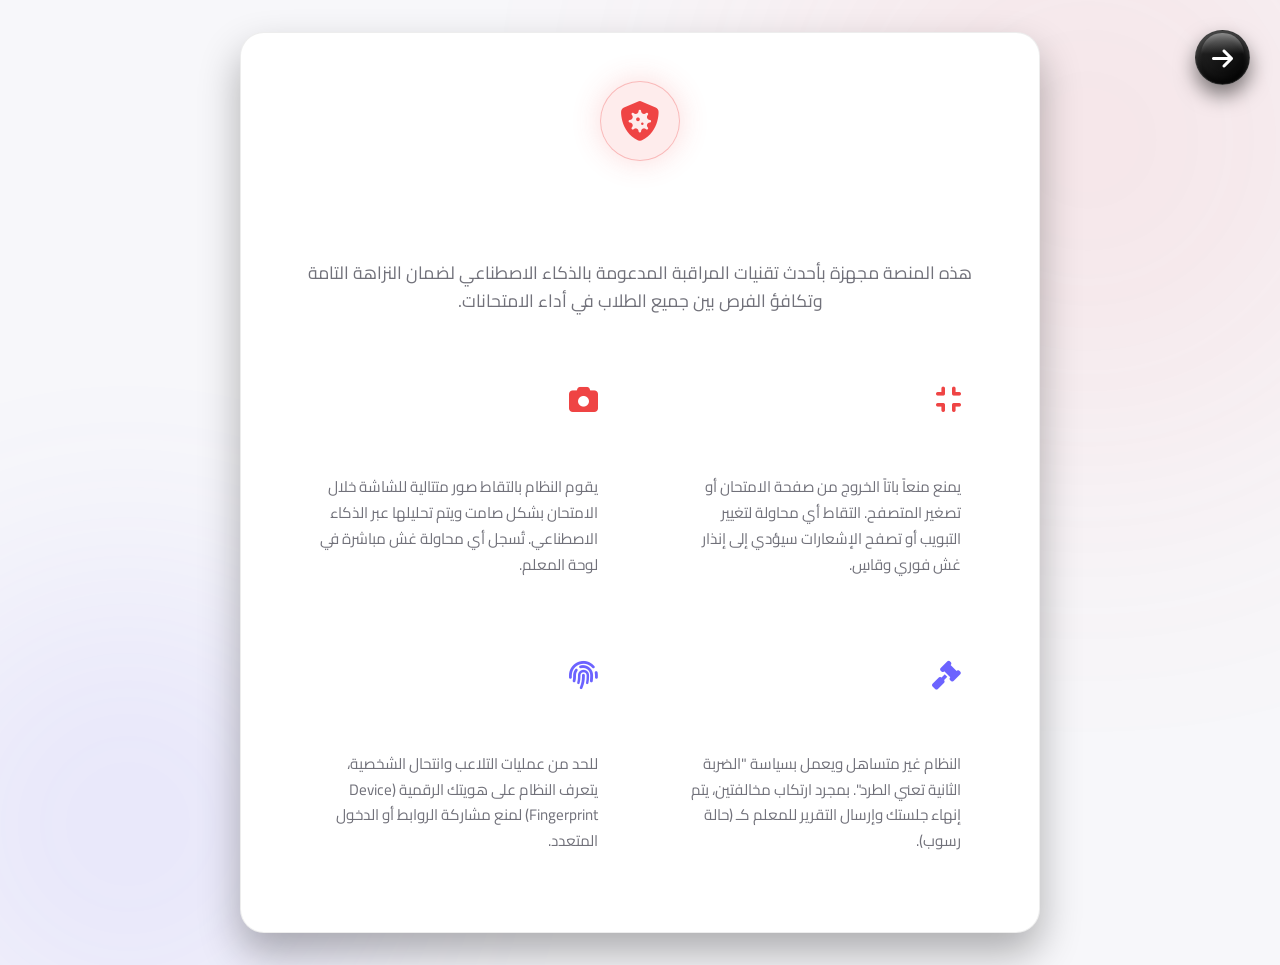
<file: policy.html>
<!DOCTYPE html>
<html lang="ar" dir="rtl">
<head>
    <meta charset="UTF-8">
    <meta name="viewport" content="width=device-width, initial-scale=1.0">
    <title>سياسات الأمان ومنع الغش | نظام الامتحانات الآمن</title>
    <!-- FontAwesome -->
    <link rel="stylesheet" href="https://cdnjs.cloudflare.com/ajax/libs/font-awesome/6.4.0/css/all.min.css">
    <!-- Google Fonts -->
    <link href="https://fonts.googleapis.com/css2?family=Cairo:wght@400;600;700;800;900&display=swap" rel="stylesheet">
    <!-- Main StyleSheet -->
    <link rel="stylesheet" href="css/style.css">
    
    <style>
        body {
            background-color: var(--bg);
            color: var(--text);
            min-height: 100vh;
            display: flex;
            align-items: center;
            justify-content: center;
            padding: 2rem;
            position: relative;
            overflow-x: hidden;
        }
        
        /* ──────────────── GLOSSY BLACK BACK BUTTON ──────────────── */
        .btn-glossy-back {
            position: absolute;
            top: 30px;
            right: 30px;
            width: 55px;
            height: 55px;
            border-radius: 50%;
            background: linear-gradient(135deg, #2a2a2a 0%, #000000 100%);
            border: 1px solid rgba(255, 255, 255, 0.15);
            color: #fff;
            display: flex;
            align-items: center;
            justify-content: center;
            font-size: 1.5rem;
            cursor: pointer;
            box-shadow: 
                0 10px 20px rgba(0,0,0,0.5),
                inset 0 4px 6px rgba(255,255,255,0.2),
                inset 0 -4px 6px rgba(0,0,0,0.6);
            transition: all 0.3s cubic-bezier(0.25, 1, 0.5, 1);
            text-decoration: none;
            z-index: 100;
        }
        
        .btn-glossy-back::before {
            content: '';
            position: absolute;
            top: 2px; left: 10%; width: 80%; height: 40%;
            background: linear-gradient(to bottom, rgba(255,255,255,0.4), transparent);
            border-radius: 50px 50px 0 0;
            pointer-events: none;
        }

        .btn-glossy-back:hover {
            transform: scale(1.1) translateY(-2px);
            box-shadow: 
                0 15px 25px rgba(0,0,0,0.6),
                inset 0 4px 6px rgba(255,255,255,0.3),
                inset 0 -4px 6px rgba(0,0,0,0.8);
            border-color: rgba(255, 255, 255, 0.3);
            color: var(--accent);
        }

        .btn-glossy-back:active {
            transform: scale(0.95) translateY(2px);
            box-shadow: 
                0 5px 10px rgba(0,0,0,0.4),
                inset 0 2px 4px rgba(0,0,0,0.8);
        }

        @media (max-width: 768px) {
            .btn-glossy-back { top: 20px; right: 20px; width: 45px; height: 45px; font-size: 1.2rem; }
            body { padding: 1rem; align-items: flex-start; padding-top: 6rem; }
        }

        /* ──────────────── POLICY CONTENT ──────────────── */
        .policy-container {
            background: var(--surface);
            border: 1px solid var(--border);
            border-radius: 24px;
            padding: 3rem;
            max-width: 800px;
            width: 100%;
            box-shadow: 0 20px 40px rgba(0,0,0,0.3);
            position: relative;
            z-index: 10;
            animation: modalIn 0.5s var(--ease);
        }

        .policy-icon {
            width: 80px; height: 80px;
            background: rgba(239, 68, 68, 0.1);
            color: var(--red);
            border-radius: 50%;
            display: flex; align-items: center; justify-content: center;
            font-size: 2.5rem;
            margin: 0 auto 1.5rem;
            border: 1px solid rgba(239, 68, 68, 0.3);
            box-shadow: 0 0 30px rgba(239, 68, 68, 0.2);
        }

        .policy-container h1 {
            text-align: center;
            font-size: 2.2rem;
            margin-bottom: 1rem;
            color: #fff;
            font-weight: 900;
        }

        .policy-container > p {
            text-align: center;
            color: var(--text-2);
            font-size: 1.1rem;
            margin-bottom: 2.5rem;
            line-height: 1.6;
        }

        .p-cards {
            display: grid;
            grid-template-columns: 1fr 1fr;
            gap: 1.5rem;
        }

        @media (max-width: 768px) {
            .p-cards { grid-template-columns: 1fr; }
            .policy-container { padding: 2rem 1.5rem; }
            .policy-container h1 { font-size: 1.8rem; }
        }

        .p-card {
            background: rgba(255,255,255,0.02);
            border: 1px solid rgba(255,255,255,0.05);
            padding: 1.8rem;
            border-radius: 16px;
            transition: transform 0.3s, background 0.3s;
        }

        .p-card:hover {
            transform: translateY(-5px);
            background: rgba(255,255,255,0.04);
            border-color: rgba(255,255,255,0.1);
        }

        .p-card i {
            font-size: 1.8rem;
            color: var(--accent);
            margin-bottom: 1rem;
            display: block;
        }
        
        .p-card.danger i { color: var(--red); }

        .p-card h3 {
            font-size: 1.2rem;
            color: #fff;
            margin-bottom: 0.8rem;
        }

        .p-card p {
            color: var(--text-2);
            font-size: 0.95rem;
            line-height: 1.7;
        }

    </style>
</head>
<body>

    <!-- Glossy Back Button -->
    <a href="javascript:history.back()" class="btn-glossy-back" title="رجوع">
        <i class="fa-solid fa-arrow-right"></i>
    </a>

    <!-- Blurred Background Accents -->
    <div style="position:fixed; top:-20%; right:-10%; width:50vw; height:50vw; background:var(--red); filter:blur(150px); opacity:0.1; z-index:0; border-radius:50%;"></div>
    <div style="position:fixed; bottom:-20%; left:-10%; width:40vw; height:40vw; background:var(--accent); filter:blur(120px); opacity:0.1; z-index:0; border-radius:50%;"></div>

    <div class="policy-container">
        <div class="policy-icon">
            <i class="fa-solid fa-shield-virus"></i>
        </div>
        <h1>سياسات الأمان ومنع الغش</h1>
        <p>هذه المنصة مجهزة بأحدث تقنيات المراقبة المدعومة بالذكاء الاصطناعي لضمان النزاهة التامة وتكافؤ الفرص بين جميع الطلاب في أداء الامتحانات.</p>

        <div class="p-cards">
            <div class="p-card danger">
                <i class="fa-solid fa-compress"></i>
                <h3>مراقبة تبديل النوافذ والتطبيقات</h3>
                <p>يمنع منعاً باتاً الخروج من صفحة الامتحان أو تصغير المتصفح. التقاط أي محاولة لتغيير التبويب أو تصفح الإشعارات سيؤدي إلى إنذار غش فوري وقاسٍ.</p>
            </div>
            
            <div class="p-card danger">
                <i class="fa-solid fa-camera"></i>
                <h3>التسجيل الصامت للأنشطة المريبة</h3>
                <p>يقوم النظام بالتقاط صور متتالية للشاشة خلال الامتحان بشكل صامت ويتم تحليلها عبر الذكاء الاصطناعي. تُسجل أي محاولة غش مباشرة في لوحة المعلم.</p>
            </div>
            
            <div class="p-card">
                <i class="fa-solid fa-gavel"></i>
                <h3>سياسة الإنذار والطرد التلقائي</h3>
                <p>النظام غير متساهل ويعمل بسياسة "الضربة الثانية تعني الطرد". بمجرد ارتكاب مخالفتين، يتم إنهاء جلستك وإرسال التقرير للمعلم كـ (حالة رسوب).</p>
            </div>
            
            <div class="p-card">
                <i class="fa-solid fa-fingerprint"></i>
                <h3>البصمة الرقمية وتقييد الدخول</h3>
                <p>للحد من عمليات التلاعب وانتحال الشخصية، يتعرف النظام على هويتك الرقمية (Device Fingerprint) لمنع مشاركة الروابط أو الدخول المتعدد.</p>
            </div>
        </div>
    </div>

</body>
</html>
</file>
<file: css/style.css>
@import url('https://fonts.googleapis.com/css2?family=Cairo:wght@300;400;500;600;700;800;900&family=Inter:wght@300;400;500;600;700&display=swap');

:root {
    --bg: #f7f7fa;
    --surface: #ffffff;
    --surface-2: #f2f2f5;
    --surface-3: #ebebef;
    --text: #18181b;
    --text-2: #71717a;
    --text-3: #a1a1aa;
    --accent: #6c63ff;
    --accent-2: #8b5cf6;
    --accent-soft: rgba(108,99,255,0.08);
    --accent-glow: rgba(108,99,255,0.22);
    --green: #22c55e;
    --green-bg: rgba(34,197,94,0.08);
    --green-border: rgba(34,197,94,0.2);
    --red: #ef4444;
    --red-bg: rgba(239,68,68,0.07);
    --red-border: rgba(239,68,68,0.18);
    --orange: #f59e0b;
    --orange-bg: rgba(245,158,11,0.08);
    --blue: #3b82f6;
    --blue-bg: rgba(59,130,246,0.08);
    --gold: #f59e0b;
    --silver: #9ca3af;
    --bronze: #cd7c3e;
    --border: rgba(0,0,0,0.07);
    --border-2: rgba(0,0,0,0.04);
    --shadow-sm: 0 1px 2px rgba(0,0,0,0.04);
    --shadow: 0 2px 8px rgba(0,0,0,0.06), 0 1px 2px rgba(0,0,0,0.04);
    --shadow-up: 0 8px 32px rgba(0,0,0,0.1);
    --shadow-modal: 0 24px 64px rgba(0,0,0,0.14);
    --radius-xl: 20px;
    --radius: 14px;
    --radius-sm: 10px;
    --radius-xs: 7px;
    --font: 'Cairo', sans-serif;
    --font-en: 'Inter', sans-serif;
    --spring: cubic-bezier(0.34, 1.56, 0.64, 1);
    --ease: cubic-bezier(0.25, 1, 0.5, 1);
    --ease-out: cubic-bezier(0, 0, 0.3, 1);
    --header-h: 58px;
}

*, *::before, *::after {
    margin: 0; padding: 0; box-sizing: border-box;
}

html {
    scroll-behavior: smooth;
    -webkit-font-smoothing: antialiased;
    -moz-osx-font-smoothing: grayscale;
    text-rendering: optimizeLegibility;
}

body {
    font-family: var(--font);
    background: var(--bg);
    color: var(--text);
    direction: rtl;
    min-height: 100vh;
    line-height: 1.65;
    overflow-x: hidden;
}

.q-card-content {
    display: grid;
    grid-template-columns: 1fr 1fr;
    gap: 2rem;
    margin-bottom: 2rem;
}

.q-txt {
    font-size: 1.1rem;
    color: var(--text);
    font-weight: 700;
    line-height: 1.6;
    background: rgba(0,0,0,0.02);
    padding: 1.5rem;
    border-radius: var(--radius);
    border: 1px solid var(--border);
    display: flex;
    align-items: center;
}

.opts {
    display: flex;
    flex-direction: column;
    gap: 0.8rem;
    justify-content: center;
}

.q-nav {
    display: flex;
    justify-content: center;
    gap: 1rem;
    padding-top: 1.5rem;
    border-top: 1px solid var(--border);
}

@media (max-width: 768px) {
    .q-card-content { grid-template-columns: 1fr; gap: 1.5rem; }
}

a { color: inherit; text-decoration: none; }

button {
    font-family: var(--font);
    cursor: pointer;
    border: none;
    outline: none;
    background: none;
    -webkit-tap-highlight-color: transparent;
}

input, textarea, select {
    font-family: var(--font);
    outline: none;
    border: none;
    background: none;
}

::-webkit-scrollbar { width: 4px; height: 4px; }
::-webkit-scrollbar-track { background: transparent; }
::-webkit-scrollbar-thumb { background: rgba(0,0,0,0.1); border-radius: 99px; }
::selection { background: var(--accent-soft); }



.header {
    position: absolute;
    top: 0; left: 0; right: 0;
    z-index: 200;
    height: var(--header-h);
    background: transparent;
    display: flex;
    align-items: center;
    justify-content: space-between;
    padding: 0 1.25rem;
    gap: 0.75rem;
}

.header-right {
    display: flex;
    align-items: center;
    gap: 10px;
    flex-shrink: 0;
}

.header-logo {
    width: 36px; height: 36px;
    background: linear-gradient(135deg, var(--accent), var(--accent-2));
    border-radius: 10px;
    display: flex; align-items: center; justify-content: center;
    color: #fff;
    flex-shrink: 0;
    box-shadow: 0 2px 8px var(--accent-glow);
}

.header-title {
    font-size: 0.92rem;
    font-weight: 800;
    letter-spacing: -0.01em;
    line-height: 1.2;
}

.header-sub {
    font-size: 0.68rem;
    color: var(--text-3);
    font-weight: 500;
}

.header-center {
    display: flex;
    align-items: center;
    gap: 3px;
    background: var(--surface-2);
    border-radius: 99px;
    padding: 3px;
    border: 1px solid var(--border);
}

.nav-pill {
    padding: 6px 18px;
    border-radius: 99px;
    font-size: 0.8rem;
    font-weight: 700;
    color: var(--text-2);
    transition: all 0.2s var(--ease);
    display: flex; align-items: center; gap: 6px;
    white-space: nowrap;
}
.nav-pill:hover { color: var(--text); }
.nav-pill.active {
    background: var(--surface);
    color: var(--accent);
    box-shadow: var(--shadow);
}

.nav-pill span {
    display: inline;
}

.header-right-end {
    display: flex;
    align-items: center;
    flex-shrink: 0;
}

.teacher-chip {
    display: flex;
    align-items: center;
    gap: 7px;
    padding: 5px 12px 5px 6px;
    border-radius: 99px;
    background: var(--surface);
    border: 1px solid var(--border);
    cursor: pointer;
    font-size: 0.8rem;
    font-weight: 600;
    transition: all 0.2s var(--ease);
    box-shadow: var(--shadow-sm);
}
.teacher-chip:hover { box-shadow: var(--shadow); border-color: var(--accent); color: var(--accent); }

.teacher-chip-av {
    width: 26px; height: 26px;
    border-radius: 50%;
    background: linear-gradient(135deg, var(--accent), var(--accent-2));
    display: flex; align-items: center; justify-content: center;
    color: #fff; font-size: 0.72rem; font-weight: 800;
    flex-shrink: 0;
    overflow: hidden;
}



.main {
    max-width: 920px;
    margin: 0 auto;
    padding: calc(var(--header-h) + 1.5rem) 1.25rem 4rem;
    width: 100%;
}

.page-head {
    display: flex;
    align-items: flex-start;
    justify-content: space-between;
    gap: 1rem;
    margin-bottom: 1.5rem;
    flex-wrap: wrap;
}

.page-title {
    font-size: 1.45rem;
    font-weight: 900;
    letter-spacing: -0.02em;
    margin-bottom: 0.15rem;
}

.page-desc {
    font-size: 0.83rem;
    color: var(--text-2);
}

.view { display: none; }
.view.active {
    display: block;
    animation: fadeUp 0.38s var(--ease) both;
}

@keyframes fadeUp {
    from { opacity: 0; transform: translateY(14px); }
    to { opacity: 1; transform: translateY(0); }
}

.section-label {
    display: flex;
    align-items: center;
    gap: 7px;
    font-size: 0.75rem;
    font-weight: 700;
    text-transform: uppercase;
    letter-spacing: 0.06em;
    color: var(--text-2);
    margin-bottom: 0.75rem;
}



.form-grid {
    display: grid;
    grid-template-columns: 2fr 1fr 1fr;
    gap: 0.75rem;
    margin-bottom: 1.25rem;
}

.field-wrap {
    display: flex;
    flex-direction: column;
    gap: 5px;
}

.field-wrap label {
    font-size: 0.73rem;
    font-weight: 700;
    color: var(--text-2);
    letter-spacing: 0.02em;
}

.field {
    width: 100%;
    padding: 10px 13px;
    background: var(--surface);
    border: 1.5px solid var(--border);
    border-radius: var(--radius-sm);
    font-size: 0.88rem;
    color: var(--text);
    transition: all 0.18s var(--ease);
    appearance: none;
}
.field:focus {
    border-color: var(--accent);
    box-shadow: 0 0 0 3px var(--accent-soft);
    background: var(--surface);
}
.field::placeholder { color: var(--text-3); }

select.field {
    background-image: url("data:image/svg+xml,%3Csvg xmlns='http://www.w3.org/2000/svg' width='12' height='12' viewBox='0 0 24 24' fill='none' stroke='%239ca3af' stroke-width='2.5'%3E%3Cpath d='m6 9 6 6 6-6'/%3E%3C/svg%3E");
    background-repeat: no-repeat;
    background-position: left 12px center;
    padding-left: 32px;
}



.btn {
    display: inline-flex;
    align-items: center;
    justify-content: center;
    gap: 7px;
    padding: 10px 24px;
    border-radius: 99px; /* Pill shape */
    font-size: 0.9rem;
    font-weight: 800;
    transition: all 0.1s cubic-bezier(0.4, 0, 0.2, 1);
    white-space: nowrap;
    -webkit-tap-highlight-color: transparent;
    border: 2px solid rgba(255, 255, 255, 0.1);
    background: #18181b; /* Black/Dark base */
    color: #ffffff;
    /* 3D Shiny Effect */
    box-shadow: 
        0 6px 0 #000000, 
        0 8px 16px rgba(0,0,0,0.3),
        inset 0 2px 4px rgba(255,255,255,0.15);
    position: relative;
}

.btn:active {
    box-shadow: 
        0 0px 0 #000000, 
        0 2px 4px rgba(0,0,0,0.3),
        inset 0 1px 2px rgba(255,255,255,0.15);
    transform: translateY(6px); /* physical press down */
}

/* Base override for typical subclasses so they all share the premium dark 3D look unless fully distinct */
.btn-accent, .btn-green, .btn-red {
    background: #18181b;
}

.btn-soft {
    background: transparent;
    color: var(--text);
    border: 2px solid var(--border);
    box-shadow: 
        0 4px 0 var(--border), 
        inset 0 2px 4px rgba(255,255,255,0.5);
}
.btn-soft:hover { border-color: var(--text); box-shadow: 0 4px 0 var(--text), inset 0 2px 4px rgba(255,255,255,0.5); }
.btn-soft:active { transform: translateY(4px); box-shadow: 0 0 0 var(--text); }

.btn-sm { padding: 6px 16px; font-size: 0.8rem; box-shadow: 0 4px 0 #000; }
.btn-sm:active { transform: translateY(4px); box-shadow: 0 0 0 #000; }

.icon-btn {
    width: 34px; height: 34px;
    border-radius: var(--radius-xs);
    display: flex; align-items: center; justify-content: center;
    font-size: 0.82rem;
    transition: all 0.18s var(--ease);
    -webkit-tap-highlight-color: transparent;
}
.icon-btn.del { color: var(--red); background: var(--red-bg); }
.icon-btn.del:hover { background: var(--red); color: #fff; transform: scale(1.08); }
.icon-btn.chart { color: var(--blue); background: var(--blue-bg); }
.icon-btn.chart:hover { background: var(--blue); color: #fff; transform: scale(1.08); }
.icon-btn.copy { color: var(--green); background: var(--green-bg); }
.icon-btn.copy:hover { background: var(--green); color: #fff; transform: scale(1.08); }
.icon-btn.edit { color: var(--orange); background: var(--orange-bg); }
.icon-btn.edit:hover { background: var(--orange); color: #fff; transform: scale(1.08); }



.editing-banner {
    display: flex;
    align-items: center;
    gap: 10px;
    padding: 10px 16px;
    background: var(--orange-bg);
    border: 1px solid rgba(245,158,11,0.22);
    border-radius: var(--radius-sm);
    font-size: 0.83rem;
    font-weight: 600;
    color: var(--orange);
    margin-bottom: 1rem;
}
.editing-banner .btn { margin-right: auto; }

.q-block {
    background: transparent;
    border: 3px dashed var(--border);
    border-radius: var(--radius-xl);
    padding: 1.5rem;
    margin-bottom: 2rem;
    animation: slideUp 0.3s var(--ease) both;
}
.q-block:last-child {
    border-bottom: none;
}

@keyframes slideUp {
    from { opacity: 0; transform: translateY(10px); }
    to { opacity: 1; transform: translateY(0); }
}

.q-top {
    display: flex;
    align-items: center;
    justify-content: space-between;
    margin-bottom: 0.7rem;
}

.q-num {
    display: flex;
    align-items: center;
    gap: 8px;
    font-weight: 700;
    font-size: 0.85rem;
}

.q-badge {
    width: 24px; height: 24px;
    background: var(--accent);
    color: #fff;
    border-radius: 6px;
    display: flex; align-items: center; justify-content: center;
    font-size: 0.7rem; font-weight: 800;
}

.q-del {
    color: #fff;
    background: var(--red);
    padding: 8px;
    border-radius: 50%;
    font-size: 0.95rem;
    box-shadow: 0 4px 12px rgba(239, 68, 68, 0.4), inset 0 2px 4px rgba(255,255,255,0.3);
    transition: all 0.2s cubic-bezier(0.4, 0, 0.2, 1);
    transform: translateY(0);
}
.q-del:hover {
    box-shadow: 0 6px 16px rgba(239, 68, 68, 0.5), inset 0 2px 4px rgba(255,255,255,0.3);
    transform: translateY(-2px);
}
.q-del:active {
    box-shadow: 0 0 0 rgba(239, 68, 68, 0.4);
    transform: translateY(2px);
}

.q-input {
    width: 100%;
    padding: 9px 12px;
    background: var(--surface-2);
    border: 1.5px solid transparent;
    border-radius: var(--radius-xs);
    font-size: 0.88rem;
    color: var(--text);
    margin-bottom: 0.75rem;
    resize: none;
    min-height: 42px;
    transition: all 0.18s;
}
.q-input:focus { border-color: var(--accent); background: var(--surface); box-shadow: 0 0 0 3px var(--accent-soft); }

.opts {
    display: grid;
    grid-template-columns: 1fr 1fr;
    gap: 0.5rem;
    margin-bottom: 0.5rem;
}

.opt {
    display: flex;
    align-items: center;
    gap: 8px;
    padding: 7px 10px;
    background: var(--surface-2);
    border: 1.5px solid transparent;
    border-radius: var(--radius-xs);
    transition: all 0.18s;
}
.opt:hover { border-color: var(--border); }
.opt.correct { border-color: var(--green); background: var(--green-bg); }

.opt-radio {
    appearance: none;
    -webkit-appearance: none;
    width: 17px; height: 17px;
    border: 2px solid var(--text-3);
    border-radius: 50%;
    cursor: pointer;
    flex-shrink: 0;
    transition: all 0.18s;
    position: relative;
}
.opt-radio:checked { border-color: var(--green); background: var(--green); }
.opt-radio:checked::after {
    content: '✓';
    position: absolute;
    top: 50%; left: 50%;
    transform: translate(-50%, -50%);
    color: #fff; font-size: 9px; font-weight: 800;
}

.opt input[type="text"] {
    flex: 1;
    background: transparent;
    font-size: 0.83rem;
    color: var(--text);
    padding: 2px 0;
}

.opt-x {
    color: var(--text-3);
    font-size: 0.7rem;
    padding: 3px;
    border-radius: 4px;
    transition: all 0.15s;
    flex-shrink: 0;
}
.opt-x:hover { color: var(--red); background: var(--red-bg); }

.add-opt {
    display: inline-flex;
    align-items: center;
    gap: 5px;
    color: var(--accent);
    font-size: 0.76rem;
    font-weight: 700;
    padding: 4px 10px;
    border-radius: 6px;
    transition: all 0.18s;
}
.add-opt:hover { background: var(--accent-soft); }

.builder-footer {
    display: flex;
    gap: 0.6rem;
    margin-top: 1rem;
}



#exams-list { display: flex; flex-direction: column; gap: 0.55rem; }

.exam-card {
    display: flex;
    align-items: center;
    gap: 14px;
    background: var(--surface);
    border: 1px solid var(--border);
    border-radius: var(--radius);
    padding: 0.95rem 1.1rem;
    transition: all 0.25s var(--ease);
    animation: slideUp 0.35s var(--ease) both;
    cursor: default;
}
.exam-card:hover {
    box-shadow: var(--shadow-up);
    border-color: rgba(108,99,255,0.18);
    transform: translateY(-2px);
}

.exam-card-icon {
    width: 42px; height: 42px;
    background: linear-gradient(135deg, var(--accent), var(--accent-2));
    border-radius: var(--radius-sm);
    display: flex; align-items: center; justify-content: center;
    color: #fff;
    flex-shrink: 0;
    box-shadow: 0 2px 6px var(--accent-glow);
}

.exam-card-icon svg {
    width: 20px; height: 20px;
}

.exam-card-info { flex: 1; min-width: 0; }

.exam-card-title {
    font-size: 0.92rem;
    font-weight: 700;
    white-space: nowrap;
    overflow: hidden;
    text-overflow: ellipsis;
    margin-bottom: 3px;
}

.exam-card-meta {
    display: flex;
    gap: 0.8rem;
    font-size: 0.71rem;
    color: var(--text-2);
    flex-wrap: wrap;
}
.exam-card-meta span { display: flex; align-items: center; gap: 3px; }

.exam-card-actions {
    display: flex;
    gap: 5px;
    flex-shrink: 0;
}

.empty-state {
    text-align: center;
    padding: 4rem 1rem;
    color: var(--text-3);
}
.empty-icon {
    width: 56px; height: 56px;
    border-radius: 16px;
    background: var(--surface-2);
    display: flex; align-items: center; justify-content: center;
    margin: 0 auto 1rem;
    color: var(--text-3);
}
.empty-state h3 { font-size: 0.95rem; font-weight: 700; color: var(--text-2); margin-bottom: 0.2rem; }
.empty-state p { font-size: 0.8rem; }



.back-btn {
    display: flex; align-items: center; gap: 6px;
    padding: 7px 16px;
    border-radius: 99px;
    font-size: 0.78rem; font-weight: 700;
    color: var(--text-2);
    border: 1.5px solid var(--border);
    transition: all 0.18s;
    white-space: nowrap;
    flex-shrink: 0;
}
.back-btn:hover { background: var(--accent); color: #fff; border-color: var(--accent); }

.stats-row {
    display: grid;
    grid-template-columns: repeat(4, 1fr);
    gap: 0.6rem;
    margin-bottom: 1.25rem;
}

.stat-box {
    background: var(--surface);
    border: 1px solid var(--border);
    border-radius: var(--radius);
    padding: 1rem;
    text-align: center;
    transition: all 0.2s;
}
.stat-box:hover { box-shadow: var(--shadow); border-color: var(--accent); }
.stat-box .val { font-size: 1.7rem; font-weight: 900; font-family: var(--font-en); letter-spacing: -0.02em; line-height: 1; margin-bottom: 4px; }
.stat-box .lab { font-size: 0.7rem; color: var(--text-2); font-weight: 600; }



.leaderboard-wrap {
    margin-bottom: 1.25rem;
}

.leaderboard {
    display: flex;
    flex-direction: column;
    gap: 0.45rem;
}

.lb-item {
    display: flex;
    align-items: center;
    gap: 12px;
    background: var(--surface);
    border: 1px solid var(--border);
    border-radius: var(--radius);
    padding: 0.8rem 1rem;
    animation: slideUp 0.3s var(--ease) both;
    transition: all 0.2s;
}
.lb-item:hover { box-shadow: var(--shadow); }

.lb-rank {
    width: 30px; height: 30px;
    border-radius: 8px;
    display: flex; align-items: center; justify-content: center;
    font-weight: 900;
    font-family: var(--font-en);
    font-size: 0.85rem;
    flex-shrink: 0;
}
.lb-rank.gold { background: rgba(245,158,11,0.12); color: var(--gold); border: 1.5px solid rgba(245,158,11,0.25); }
.lb-rank.silver { background: rgba(156,163,175,0.12); color: var(--silver); border: 1.5px solid rgba(156,163,175,0.25); }
.lb-rank.bronze { background: rgba(205,124,62,0.1); color: var(--bronze); border: 1.5px solid rgba(205,124,62,0.2); }
.lb-rank.default { background: var(--surface-2); color: var(--text-2); border: 1px solid var(--border); }

.lb-av {
    width: 34px; height: 34px;
    border-radius: var(--radius-xs);
    flex-shrink: 0;
}

.lb-name { font-weight: 700; font-size: 0.88rem; flex: 1; min-width: 0; white-space: nowrap; overflow: hidden; text-overflow: ellipsis; }

.lb-meta { font-size: 0.72rem; color: var(--text-2); display: flex; align-items: center; gap: 8px; }
.lb-score { font-weight: 800; color: var(--green); font-family: var(--font-en); font-size: 0.92rem; }
.lb-time { font-family: var(--font-en); font-size: 0.72rem; color: var(--text-3); display: flex; align-items: center; gap: 4px; }



.data-table {
    background: var(--surface);
    border: 1px solid var(--border);
    border-radius: var(--radius);
    overflow: hidden;
    margin-bottom: 1.25rem;
}
.data-table table { width: 100%; border-collapse: collapse; }
.data-table th {
    padding: 0.75rem 1rem;
    text-align: right;
    font-size: 0.7rem; font-weight: 700;
    color: var(--text-2);
    text-transform: uppercase;
    letter-spacing: 0.05em;
    border-bottom: 1px solid var(--border);
    background: var(--surface-2);
}
.data-table td {
    padding: 0.7rem 1rem;
    font-size: 0.83rem;
    border-bottom: 1px solid var(--border-2);
    vertical-align: middle;
}
.data-table tr:last-child td { border-bottom: none; }
.data-table tbody tr { transition: background 0.15s; }
.data-table tbody tr:hover td { background: var(--surface-2); }

.stu-cell { display: flex; align-items: center; gap: 10px; }
.stu-av { width: 32px; height: 32px; border-radius: var(--radius-xs); background: var(--surface-2); flex-shrink: 0; }
.stu-name { font-weight: 700; font-size: 0.85rem; }

.badge {
    display: inline-flex; align-items: center; gap: 4px;
    padding: 3px 10px; border-radius: 99px;
    font-size: 0.7rem; font-weight: 700;
}
.badge.ok { background: var(--green-bg); color: var(--green); border: 1px solid var(--green-border); }
.badge.cheat { background: var(--red-bg); color: var(--red); border: 1px solid var(--red-border); }
.badge.prog { background: var(--orange-bg); color: var(--orange); }



.rpt-header-card {
    display: flex; align-items: center; gap: 1.25rem;
    background: var(--surface); border: 1px solid var(--border);
    border-radius: var(--radius); padding: 1.1rem;
    margin-bottom: 1rem;
}
.rpt-av { width: 56px; height: 56px; border-radius: var(--radius); border: 2px solid var(--border); flex-shrink: 0; }
.rpt-name { font-size: 1.1rem; font-weight: 800; margin-bottom: 4px; }
.rpt-meta { display: flex; flex-wrap: wrap; gap: 0.8rem; font-size: 0.76rem; color: var(--text-2); }
.rpt-meta span { display: flex; align-items: center; gap: 4px; }

.rpt-qs { display: flex; flex-direction: column; gap: 0.55rem; margin-bottom: 1.25rem; }

.rpt-q {
    background: var(--surface); border: 1.5px solid var(--border);
    border-radius: var(--radius); padding: 0.95rem 1.1rem;
    transition: border-color 0.2s;
}
.rpt-q.correct { border-color: var(--green-border); }
.rpt-q.wrong { border-color: var(--red-border); }

.rpt-q-head { display: flex; align-items: center; justify-content: space-between; margin-bottom: 0.55rem; }

.rpt-q-status {
    font-size: 0.72rem; font-weight: 700;
    padding: 3px 10px; border-radius: 99px;
}
.rpt-q-status.correct { color: var(--green); background: var(--green-bg); border: 1px solid var(--green-border); }
.rpt-q-status.wrong { color: var(--red); background: var(--red-bg); border: 1px solid var(--red-border); }

.rpt-q-text { font-size: 0.88rem; font-weight: 700; margin-bottom: 0.6rem; line-height: 1.6; }

.rpt-opts { display: flex; flex-direction: column; gap: 0.3rem; }

.rpt-opt {
    display: flex; align-items: center; gap: 9px;
    padding: 7px 11px; border-radius: var(--radius-xs);
    font-size: 0.81rem; border: 1px solid transparent;
}
.rpt-opt i { width: 14px; text-align: center; flex-shrink: 0; }
.rpt-opt.is-correct { background: var(--green-bg); border-color: var(--green-border); color: var(--green); font-weight: 600; }
.rpt-opt.is-wrong { background: var(--red-bg); border-color: var(--red-border); color: var(--red); font-weight: 600; }

.rpt-tag {
    margin-right: auto;
    font-size: 0.63rem;
    font-weight: 700;
    padding: 2px 7px;
    border-radius: 99px;
}
.rpt-tag.ctag { background: var(--green-bg); color: var(--green); }
.rpt-tag.wtag { background: var(--red-bg); color: var(--red); }



.ai-section {
    background: linear-gradient(135deg, rgba(108,99,255,0.04), rgba(139,92,246,0.04));
    border: 1.5px solid rgba(108,99,255,0.14);
    border-radius: var(--radius);
    padding: 1.1rem;
    margin-bottom: 1.25rem;
}

.ai-section-head {
    display: flex; align-items: center; gap: 8px;
    font-size: 0.88rem; font-weight: 800; color: var(--accent);
    margin-bottom: 0.75rem;
}

.ai-btn {
    display: inline-flex; align-items: center; gap: 6px;
    padding: 8px 18px;
    background: var(--accent); color: #fff;
    border-radius: var(--radius-sm);
    font-size: 0.8rem; font-weight: 700;
    transition: all 0.2s var(--ease);
}
.ai-btn:hover { filter: brightness(1.1); transform: translateY(-1px); }

.ai-result {
    margin-top: 0.75rem;
    padding: 1rem;
    background: var(--surface);
    border-radius: var(--radius-sm);
    border: 1px solid var(--border);
    font-size: 0.83rem;
    line-height: 1.85;
    white-space: pre-wrap;
    color: var(--text);
}

.ai-loading {
    display: flex; align-items: center; gap: 8px;
    color: var(--accent); font-size: 0.8rem; margin-top: 0.75rem;
}



.logs-wrap { margin-bottom: 2rem; }

.log-list {
    display: flex; flex-direction: column; gap: 0.3rem;
    border-right: 2px solid var(--border);
    padding-right: 0.75rem;
}

.log-item {
    display: flex; align-items: center; gap: 8px;
    font-size: 0.77rem; color: var(--text-2);
    padding: 5px 10px;
    background: var(--surface);
    border-radius: var(--radius-xs);
    border: 1px solid var(--border-2);
    transition: background 0.15s;
}
.log-item:hover { background: var(--surface-2); }
.log-item i { width: 13px; text-align: center; flex-shrink: 0; }
.log-item .log-t { font-family: var(--font-en); font-size: 0.68rem; color: var(--text-3); margin-right: auto; direction: ltr; }
.log-item.warn { color: var(--orange); }
.log-item.err { color: var(--red); }



.modal-bg {
    position: fixed; inset: 0;
    background: rgba(0,0,0,0.4);
    backdrop-filter: blur(8px);
    -webkit-backdrop-filter: blur(8px);
    z-index: 500;
    display: none; align-items: center; justify-content: center;
    padding: 1.5rem;
}
.modal-bg.active { display: flex; }

.modal {
    background: var(--surface);
    border-radius: var(--radius-xl);
    padding: 2rem;
    max-width: 400px; width: 100%;
    box-shadow: var(--shadow-modal);
    animation: modalIn 0.38s var(--spring) both;
    text-align: center;
    position: relative;
}

@keyframes modalIn {
    from { opacity: 0; transform: scale(0.88) translateY(20px); }
    to { opacity: 1; transform: scale(1) translateY(0); }
}

.modal-x {
    position: absolute; top: 0.8rem; left: 0.8rem;
    width: 28px; height: 28px; border-radius: 8px;
    display: flex; align-items: center; justify-content: center;
    color: var(--text-3); font-size: 0.8rem; transition: all 0.15s;
}
.modal-x:hover { background: var(--red-bg); color: var(--red); }

.modal-ic {
    width: 54px; height: 54px;
    border-radius: 50%;
    display: flex; align-items: center; justify-content: center;
    margin: 0 auto 1rem; font-size: 1.25rem;
    animation: popIn 0.4s var(--spring) both 0.1s;
}
.modal-ic.ok { background: var(--green-bg); color: var(--green); border: 1.5px solid var(--green-border); }
.modal-ic.warn { background: var(--orange-bg); color: var(--orange); }
.modal-ic.bad { background: var(--red-bg); color: var(--red); border: 1.5px solid var(--red-border); }

@keyframes popIn {
    from { opacity: 0; transform: scale(0.6); }
    to { opacity: 1; transform: scale(1); }
}

.modal h2 { font-size: 1.1rem; font-weight: 800; margin-bottom: 0.3rem; }
.modal p { font-size: 0.83rem; color: var(--text-2); margin-bottom: 1.25rem; line-height: 1.65; }

.copy-box {
    display: flex; align-items: center; gap: 5px;
    background: var(--surface-2);
    border: 1.5px solid var(--border);
    border-radius: var(--radius-sm);
    padding: 4px 4px 4px 12px;
    margin-bottom: 1rem;
    direction: ltr;
    transition: border-color 0.18s;
}
.copy-box:focus-within { border-color: var(--accent); }
.copy-box input { flex: 1; background: transparent; font-size: 0.76rem; color: var(--text); font-family: var(--font-en); padding: 7px 0; }
.cp-btn {
    padding: 7px 14px;
    background: var(--accent); color: #fff;
    border-radius: var(--radius-xs);
    font-size: 0.76rem; font-weight: 700;
    transition: all 0.18s;
}
.cp-btn:hover { filter: brightness(1.1); }
.cp-btn.done { background: var(--green); }

.modal-btns { display: flex; gap: 0.5rem; justify-content: center; }

.register-modal-inner .field { margin-bottom: 0.6rem; }

.reg-logo {
    width: 52px; height: 52px;
    background: linear-gradient(135deg, var(--accent), var(--accent-2));
    border-radius: 14px;
    display: flex; align-items: center; justify-content: center;
    color: #fff; margin: 0 auto 1.1rem;
    box-shadow: 0 4px 16px var(--accent-glow);
    animation: popIn 0.4s var(--spring) both;
}



.toast-area {
    position: fixed; top: calc(var(--header-h) + 0.75rem); left: 50%;
    transform: translateX(-50%);
    z-index: 600; display: flex; flex-direction: column; gap: 0.4rem;
    pointer-events: none;
    width: max-content;
    max-width: calc(100vw - 2rem);
}

.toast {
    display: flex; align-items: center; gap: 8px;
    padding: 9px 18px;
    background: var(--surface);
    border-radius: var(--radius-sm);
    box-shadow: var(--shadow-modal);
    font-size: 0.8rem; font-weight: 600;
    pointer-events: auto;
    animation: toastIn 0.35s var(--spring) both;
    border: 1px solid var(--border);
}
.toast.ok i { color: var(--green); }
.toast.bad i { color: var(--red); }

@keyframes toastIn {
    from { opacity: 0; transform: translateY(-12px) scale(0.94); }
    to { opacity: 1; transform: translateY(0) scale(1); }
}
@keyframes toastOut { to { opacity: 0; transform: translateY(-12px) scale(0.94); } }


/* ══════════════════════════════════════════
   STUDENT INTERFACE
   ══════════════════════════════════════════ */


.split-login {
    min-height: 100vh;
    min-height: 100dvh;
    display: flex;
    direction: ltr;
}

.split-visual {
    flex: 1.1;
    background: #000;
    display: flex;
    align-items: center;
    justify-content: center;
    padding: 3rem;
    position: relative;
    overflow: visible;
}

.split-visual::after {
    content: '';
    position: absolute;
    top: 0; bottom: 0; right: -50px; width: 51px;
    background-image: url('data:image/svg+xml;utf8,<svg viewBox="0 0 50 100" preserveAspectRatio="none" xmlns="http://www.w3.org/2000/svg"><path d="M0,0 C60,30 10,70 50,100 L0,100 Z" fill="%23000"/></svg>');
    background-size: 100% 100%;
    pointer-events: none;
    z-index: 2;
}

.sv-inner {
    position: relative;
    z-index: 1;
    text-align: center;
    direction: rtl;
    color: #fff;
}

.sv-logo {
    width: 90px; height: 90px;
    background: rgba(255,255,255,0.15);
    backdrop-filter: blur(10px);
    border-radius: 24px;
    display: flex; align-items: center; justify-content: center;
    margin: 0 auto 1.5rem;
    animation: float 4s ease-in-out infinite;
    border: 1px solid rgba(255,255,255,0.2);
    box-shadow: 0 8px 32px rgba(0,0,0,0.15);
}

@keyframes float {
    0%,100% { transform: translateY(0); }
    50% { transform: translateY(-12px); }
}

.sv-inner h2 {
    font-family: var(--font);
    font-size: 1.55rem;
    font-weight: 900;
    margin-bottom: 0.4rem;
    letter-spacing: -0.02em;
}

.sv-inner p {
    font-family: var(--font);
    font-size: 0.9rem;
    opacity: 0.8;
    margin-bottom: 2rem;
}

.sv-features {
    display: flex;
    flex-direction: column;
    gap: 0.6rem;
    text-align: right;
}

.sv-feat {
    display: flex;
    align-items: center;
    gap: 10px;
    background: rgba(255,255,255,0.12);
    border-radius: 10px;
    padding: 8px 14px;
    font-size: 0.82rem;
    font-family: var(--font);
    font-weight: 600;
    backdrop-filter: blur(4px);
    border: 1px solid rgba(255,255,255,0.15);
}

.split-form {
    flex: 1;
    display: flex;
    align-items: center;
    justify-content: center;
    padding: 2.5rem 2rem;
    direction: rtl;
    background: var(--bg);
    min-height: 100vh;
}

.mobile-hero { display: none; }

.form-panel {
    max-width: 340px;
    width: 100%;
}

.form-title {
    font-size: 1.4rem;
    font-weight: 900;
    letter-spacing: -0.02em;
    margin-bottom: 0.3rem;
}

.form-sub {
    font-size: 0.82rem;
    color: var(--text-2);
    margin-bottom: 1.5rem;
    font-weight: 500;
}

.form-panel .field-wrap { margin-bottom: 0.75rem; }
.form-panel .field-wrap label { font-size: 0.73rem; font-weight: 700; color: var(--text-2); display: block; margin-bottom: 5px; }

.submit-wide {
    width: 100%;
    padding: 12px;
    font-size: 0.9rem;
    margin-top: 0.25rem;
    border-radius: var(--radius-sm);
}

.login-err {
    background: var(--red-bg);
    border: 1px solid var(--red-border);
    color: var(--red);
    padding: 8px 14px;
    border-radius: var(--radius-xs);
    font-size: 0.78rem;
    font-weight: 600;
    margin-bottom: 0.75rem;
    display: none;
    animation: slideUp 0.25s var(--ease) both;
}



.exam-ui {
    display: none;
    min-height: 100vh; min-height: 100dvh;
    flex-direction: column;
}
.exam-ui.active { display: flex; }

.exam-bar {
    position: sticky; top: 0; z-index: 100;
    background: rgba(247,247,250,0.9);
    backdrop-filter: blur(20px);
    -webkit-backdrop-filter: blur(20px);
    border-bottom: 1px solid var(--border);
    height: 54px;
    display: flex; align-items: center; justify-content: space-between;
    padding: 0 1.25rem;
    flex-shrink: 0;
}

.eb-right { display: flex; align-items: center; gap: 9px; }

.eb-logo {
    width: 28px; height: 28px;
    background: linear-gradient(135deg, var(--accent), var(--accent-2));
    border-radius: 7px;
    display: flex; align-items: center; justify-content: center;
    color: #fff;
    flex-shrink: 0;
}

.eb-title { font-size: 0.88rem; font-weight: 700; }

.timer {
    display: flex; align-items: center; gap: 6px;
    padding: 6px 14px;
    background: var(--accent); color: #fff;
    border-radius: 99px;
    font-family: var(--font-en); font-weight: 700;
    font-size: 0.9rem; letter-spacing: 0.04em;
    transition: background 0.4s;
}
.timer i { font-size: 0.78rem; }
.timer.danger {
    background: var(--red);
    animation: timerPulse 1s ease infinite;
}

@keyframes timerPulse {
    0%,100% { transform: scale(1); }
    50% { transform: scale(1.04); }
}

.exam-prog-area {
    padding: 0.6rem 1.25rem 0;
    flex-shrink: 0;
}

.prog-track {
    width: 100%; height: 3px;
    background: var(--border);
    border-radius: 2px; overflow: hidden;
}

.prog-fill {
    height: 100%;
    background: linear-gradient(90deg, var(--accent), var(--accent-2));
    border-radius: 2px;
    transition: width 0.5s var(--ease);
}

.prog-txt {
    font-size: 0.7rem; color: var(--text-3);
    text-align: center; margin-top: 3px;
}

.exam-body {
    flex: 1;
    max-width: 680px; margin: 0 auto;
    padding: 1.5rem 1.25rem;
    width: 100%;
}

.q-card {
    background: transparent;
    border: 3px dashed var(--border);
    border-radius: var(--radius-xl);
    padding: 1.8rem;
    animation: qIn 0.35s var(--ease) both;
}

@keyframes qIn {
    from { opacity: 0; transform: translateY(12px); }
    to { opacity: 1; transform: translateY(0); }
}

.q-num-label {
    font-size: 0.75rem; font-weight: 700; color: var(--accent);
    margin-bottom: 0.7rem;
    display: flex; align-items: center; gap: 5px;
}

.q-txt {
    font-size: 1.05rem; font-weight: 800;
    line-height: 1.7; margin-bottom: 1.4rem;
    letter-spacing: -0.01em;
}

.q-answers { display: flex; flex-direction: column; gap: 0.55rem; }

.ans-opt {
    display: flex; align-items: center; gap: 12px;
    padding: 11px 15px;
    background: var(--surface-2);
    border: 2px solid transparent;
    border-radius: var(--radius);
    cursor: pointer;
    transition: all 0.2s var(--ease);
    font-size: 0.88rem;
    -webkit-tap-highlight-color: transparent;
    user-select: none;
}
.ans-opt:hover { border-color: var(--border); background: var(--surface); }
.ans-opt.picked { border-color: var(--accent); background: var(--accent-soft); }
.ans-opt:active { transform: scale(0.99); }

.ans-marker {
    width: 28px; height: 28px;
    border: 2px solid var(--text-3);
    border-radius: 50%;
    display: flex; align-items: center; justify-content: center;
    flex-shrink: 0;
    font-size: 0.72rem; font-weight: 800;
    font-family: var(--font-en);
    color: var(--text-2);
    transition: all 0.2s var(--spring);
}
.ans-opt.picked .ans-marker {
    background: var(--accent);
    border-color: var(--accent);
    color: #fff;
    transform: scale(1.1);
}

.ans-text { flex: 1; }

.q-nav {
    display: flex; align-items: center; justify-content: center;
    gap: 15px; margin-top: 1.5rem; flex-wrap: wrap;
}
.q-nav .btn {
    flex: 1; min-width: 120px; justify-content: center;
}
.q-nav .btn-green { flex: 1; }



.done-screen {
    display: none;
    min-height: 100vh; min-height: 100dvh;
    align-items: center; justify-content: center;
    padding: 1.5rem;
    text-align: center;
    background: var(--bg);
}
.done-screen.active { display: flex; }

.done-card {
    background: var(--surface);
    border: 1px solid var(--border);
    border-radius: var(--radius-xl);
    padding: 2.5rem;
    max-width: 380px; width: 100%;
    box-shadow: var(--shadow-up);
    animation: modalIn 0.5s var(--spring) both;
}

.done-ic {
    width: 70px; height: 70px;
    border-radius: 50%;
    display: flex; align-items: center; justify-content: center;
    margin: 0 auto 1.25rem; font-size: 1.75rem;
    animation: popIn 0.5s var(--spring) both 0.2s;
}
.done-ic.ok { background: var(--green-bg); color: var(--green); border: 2px solid var(--green-border); }
.done-ic.cheat { background: var(--red-bg); color: var(--red); border: 2px solid var(--red-border); }

#done-title { font-size: 1.25rem; font-weight: 900; margin-bottom: 0.3rem; }
#done-text { font-size: 0.85rem; color: var(--text-2); line-height: 1.7; }



.warn-screen {
    position: fixed; inset: 0;
    background: rgba(239,68,68,0.12);
    backdrop-filter: blur(8px);
    -webkit-backdrop-filter: blur(8px);
    z-index: 9999;
    display: none; align-items: center; justify-content: center;
    padding: 1.5rem;
}
.warn-screen.active { display: flex; }

.warn-box {
    background: var(--surface);
    border-radius: var(--radius-xl);
    padding: 2rem; max-width: 340px; width: 100%;
    text-align: center;
    box-shadow: var(--shadow-modal);
    animation: modalIn 0.38s var(--spring) both;
    border: 2px solid var(--red-border);
    position: relative;
    overflow: hidden;
}

.warn-pulse {
    position: absolute; top: 0; left: 0; right: 0; height: 3px;
    background: var(--red);
    animation: warnPulse 1.5s ease infinite;
}
@keyframes warnPulse {
    0%,100% { opacity: 1; }
    50% { opacity: 0.3; }
}

.warn-box h2 { font-size: 1.1rem; font-weight: 900; margin-bottom: 0.4rem; }
.warn-box p { font-size: 0.83rem; color: var(--text-2); margin-bottom: 1.25rem; line-height: 1.7; }



.load-overlay {
    position: fixed; inset: 0;
    background: rgba(255,255,255,0.88);
    backdrop-filter: blur(8px);
    -webkit-backdrop-filter: blur(8px);
    z-index: 9998;
    display: none; align-items: center; justify-content: center;
    flex-direction: column; gap: 0.75rem;
}
.load-overlay.active { display: flex; }

.spin {
    width: 38px; height: 38px;
    border: 3px solid var(--border);
    border-top-color: var(--accent);
    border-radius: 50%;
    animation: spin 0.7s linear infinite;
}
@keyframes spin { to { transform: rotate(360deg); } }

.load-txt { font-size: 0.83rem; color: var(--text-2); font-weight: 600; }



.consent-screen {
    min-height: 100vh;
    min-height: 100dvh;
    display: flex;
    align-items: center;
    justify-content: center;
    padding: 1.5rem;
    background:
        radial-gradient(ellipse at 20% 30%, rgba(108,99,255,0.07) 0%, transparent 60%),
        radial-gradient(ellipse at 80% 70%, rgba(139,92,246,0.06) 0%, transparent 50%),
        var(--bg);
}

.consent-card {
    background: var(--surface);
    border: 1px solid var(--border);
    border-radius: var(--radius-xl);
    padding: 2.25rem;
    max-width: 420px;
    width: 100%;
    box-shadow: var(--shadow-up);
    text-align: center;
    animation: fadeUp 0.5s var(--spring) both;
}

.consent-icon {
    width: 64px; height: 64px;
    background: linear-gradient(135deg, var(--accent), var(--accent-2));
    border-radius: 18px;
    display: flex; align-items: center; justify-content: center;
    margin: 0 auto 1.25rem;
    font-size: 1.5rem; color: #fff;
    box-shadow: 0 4px 20px var(--accent-glow);
    animation: popIn 0.5s var(--spring) both 0.1s;
}

.consent-card h1 {
    font-size: 1.2rem;
    font-weight: 900;
    margin-bottom: 0.4rem;
    letter-spacing: -0.02em;
}

.consent-sub {
    font-size: 0.82rem;
    color: var(--text-2);
    margin-bottom: 1.25rem;
    line-height: 1.65;
}

.consent-list {
    display: flex;
    flex-direction: column;
    gap: 0.5rem;
    margin-bottom: 1.5rem;
    text-align: right;
}

.consent-item {
    display: flex;
    align-items: center;
    gap: 10px;
    padding: 9px 12px;
    background: var(--surface-2);
    border-radius: var(--radius-sm);
    font-size: 0.82rem;
    font-weight: 600;
    border: 1px solid var(--border-2);
    transition: all 0.18s;
}
.consent-item i { color: var(--green); font-size: 0.85rem; flex-shrink: 0; }
.consent-item:hover { background: var(--green-bg); border-color: var(--green-border); }

.consent-agree-btn {
    width: 100%;
    padding: 12px;
    font-size: 0.9rem;
    border-radius: var(--radius-sm);
    margin-bottom: 0.4rem;
}

.consent-refused {
    margin-top: 1rem;
    padding: 0.9rem;
    background: var(--red-bg);
    border: 1px solid var(--red-border);
    border-radius: var(--radius-sm);
    font-size: 0.8rem;
    color: var(--red);
    font-weight: 600;
    display: flex; flex-direction: column; align-items: center; gap: 0.5rem;
}
.consent-refused i { font-size: 1.1rem; }


.eb-left { display: flex; align-items: center; gap: 8px; }

.cam-indicator {
    display: flex;
    align-items: center;
    gap: 5px;
    padding: 5px 12px;
    border-radius: 99px;
    background: rgba(34,197,94,0.08);
    border: 1px solid rgba(34,197,94,0.2);
    font-size: 0.72rem;
    font-weight: 700;
    color: var(--green);
}

.cam-dot {
    width: 7px; height: 7px;
    border-radius: 50%;
    background: var(--green);
    animation: camPulse 1.5s ease infinite;
    flex-shrink: 0;
}

@keyframes camPulse {
    0%,100% { opacity: 1; transform: scale(1); box-shadow: 0 0 0 0 rgba(34,197,94,0.4); }
    50% { opacity: 0.85; transform: scale(1.1); box-shadow: 0 0 0 4px rgba(34,197,94,0); }
}


.proctor-section {
    background: linear-gradient(135deg, rgba(34,197,94,0.04), rgba(34,197,94,0.02));
    border: 1.5px solid rgba(34,197,94,0.15);
    border-radius: var(--radius);
    padding: 1.1rem;
    margin-bottom: 1.25rem;
}

.proctor-section h3 {
    display: flex; align-items: center; gap: 8px;
    font-size: 0.88rem; font-weight: 800;
    color: var(--green); margin-bottom: 0.75rem;
}

.proctor-summary {
    display: flex; gap: 0.75rem; margin-bottom: 0.75rem; flex-wrap: wrap;
}

.proctor-stat {
    flex: 1; min-width: 80px;
    background: var(--surface);
    border: 1px solid var(--border);
    border-radius: var(--radius-sm);
    padding: 0.7rem;
    text-align: center;
}
.proctor-stat .pval { font-size: 1.3rem; font-weight: 900; font-family: var(--font-en); }
.proctor-stat .plab { font-size: 0.68rem; color: var(--text-2); font-weight: 600; margin-top: 2px; }
.proctor-stat.flagged .pval { color: var(--red); }
.proctor-stat.clean .pval { color: var(--green); }

.proctor-events {
    display: flex; flex-direction: column; gap: 0.3rem;
    max-height: 200px; overflow-y: auto;
}

.proctor-event {
    display: flex; align-items: flex-start; gap: 8px;
    padding: 6px 10px;
    background: var(--surface);
    border-radius: var(--radius-xs);
    border: 1px solid var(--border-2);
    font-size: 0.77rem;
}
.proctor-event.flag { border-color: var(--red-border); background: var(--red-bg); color: var(--red); }
.proctor-event .pe-time { font-family: var(--font-en); font-size: 0.68rem; color: var(--text-3); white-space: nowrap; margin-right: auto; direction: ltr; }


.hidden { display: none !important; }
.font-en { font-family: var(--font-en); }

.tts-btn {
    width: 38px; height: 38px;
    border-radius: 50%;
    background: rgba(108,99,255,0.1);
    color: var(--accent);
    display: inline-flex; align-items: center; justify-content: center;
    font-size: 1.1rem;
    cursor: pointer;
    transition: all 0.2s var(--ease);
    border: 2px solid transparent;
}
.tts-btn:hover { background: var(--accent); color: #fff; transform: scale(1.1); }
.tts-btn.playing { background: var(--accent); color: #fff; animation: pulsePlay 1s infinite; }

@keyframes pulsePlay {
    0% { transform: scale(1); box-shadow: 0 0 0 0 rgba(108,99,255,0.4); }
    50% { transform: scale(1.1); box-shadow: 0 0 0 6px rgba(108,99,255,0); }
    100% { transform: scale(1); box-shadow: 0 0 0 0 rgba(108,99,255,0); }
}

.font-size-controls {
    display: flex; gap: 8px; margin-bottom: 1rem;
}
.fz-btn {
    width: 34px; height: 34px; border-radius: 8px;
    background: var(--surface-2); border: 2px solid var(--border);
    font-weight: 800; color: var(--text); display: flex; align-items: center; justify-content: center;
}
.fz-btn:hover { background: var(--border); }
.fz-btn:active { transform: translateY(2px); }


.tour-overlay {
    position: fixed; inset: 0;
    background: rgba(0,0,0,0.5);
    backdrop-filter: blur(3px);
    -webkit-backdrop-filter: blur(3px);
    z-index: 10000;
    pointer-events: auto;
    opacity: 0; transition: opacity 0.4s;
    display: none;
}
.tour-overlay.active { display: block; opacity: 1; }

.tour-cursor {
    position: fixed;
    width: 44px; height: 44px;
    background: url('data:image/svg+xml,<svg xmlns="http://www.w3.org/2000/svg" viewBox="0 0 24 24" fill="white" stroke="black" stroke-width="1.5" stroke-linecap="round" stroke-linejoin="round"><path d="M3 3l7.07 16.97 2.51-7.39 7.39-2.51L3 3z"/></svg>') no-repeat top left;
    background-size: contain;
    z-index: 10002;
    pointer-events: none;
    transition: top 0.9s cubic-bezier(0.25, 1, 0.5, 1), left 0.9s cubic-bezier(0.25, 1, 0.5, 1);
    filter: drop-shadow(0 6px 12px rgba(0,0,0,0.5));
    opacity: 0;
}
.tour-cursor.click { transform: scale(0.85); transition: transform 0.15s; }

.tour-tooltip {
    position: fixed;
    background: var(--surface); color: var(--text);
    padding: 14px 22px;
    border-radius: var(--radius);
    font-size: 0.9rem; font-weight: 800;
    box-shadow: 0 10px 30px rgba(0,0,0,0.4);
    z-index: 10001;
    pointer-events: none;
    max-width: 250px;
    direction: rtl;
    border: 3px solid var(--accent);
    transition: top 0.9s cubic-bezier(0.25, 1, 0.5, 1), left 0.9s cubic-bezier(0.25, 1, 0.5, 1), opacity 0.3s, transform 0.3s;
    opacity: 0; transform: translateY(10px);
}
.tour-tooltip.show { opacity: 1; transform: translateY(0); }
.tour-tooltip::after {
    content: ''; position: absolute;
    width: 14px; height: 14px;
    background: var(--surface);
    border-right: 3px solid var(--accent);
    border-bottom: 3px solid var(--accent);
    transform: rotate(45deg);
}
/* Caret positioning */
.tour-tooltip.top::after { bottom: -9px; left: 50%; transform: translateX(-50%) rotate(45deg); }
.tour-tooltip.bottom::after { top: -9px; left: 50%; transform: translateX(-50%) rotate(225deg); }

.tour-btn-skip {
    position: fixed;
    bottom: 40px; left: 50%; transform: translateX(-50%);
    z-index: 10003;
    background: #18181b; color: #fff;
    padding: 12px 30px; border-radius: 99px;
    font-weight: 800; font-size: 0.95rem;
    box-shadow: 0 6px 0 #000, 0 8px 16px rgba(0,0,0,0.3);
    border: 2px solid rgba(255,255,255,0.2); cursor: pointer;
    transition: transform 0.2s;
}
.tour-btn-skip:active { transform: translate(-50%, 6px); box-shadow: 0 0 0; }

.lofi-btn {
    position: fixed;
    top: 25px; left: 25px;
    width: 38px; height: 38px;
    border-radius: 50%;
    background: var(--accent); color: #fff;
    font-size: 0.9rem;
    display: flex; align-items: center; justify-content: center;
    box-shadow: 0 4px 10px rgba(108,99,255,0.4), inset 0 1px 2px rgba(255,255,255,0.3);
    z-index: 999;
    transition: all 0.3s cubic-bezier(0.4, 0, 0.2, 1);
    border: 2px solid rgba(255,255,255,0.2);
    cursor: pointer;
}
.lofi-btn:hover { transform: scale(1.1) translateY(-2px); box-shadow: 0 8px 20px rgba(108,99,255,0.5), inset 0 2px 4px rgba(255,255,255,0.3); }
.lofi-btn:active { transform: scale(0.95) translateY(2px); box-shadow: 0 0 0; }
.lofi-btn.paused { background: #333; box-shadow: 0 6px 15px rgba(0,0,0,0.4); border-color: #555; }
.lofi-btn:not(.paused) i.fa-music { animation: musicFloat 1.5s infinite alternate ease-in-out; }

@keyframes musicFloat {
    0% { transform: translateY(2px) scale(0.95) rotate(-5deg); }
    100% { transform: translateY(-4px) scale(1.05) rotate(10deg); color: #e0e7ff; }
}

.danger-bg { animation: dangerBgPulse 2s infinite !important; }
@keyframes dangerBgPulse {
    0%,100% { background-color: var(--bg); }
    50% { background-color: rgba(239,68,68,0.08); }
}



@media (max-width: 768px) {
    :root { --header-h: auto; }

    .header {
        height: auto;
        padding: 0.6rem 1rem;
        flex-wrap: wrap;
        gap: 0.5rem;
        position: sticky;
    }

    .header-center {
        order: 2;
        width: 100%;
        justify-content: center;
    }

    .header-right { order: 1; }
    .header-right-end { order: 1; margin-right: auto; }

    .header-title { font-size: 0.85rem; }
    .header-sub { display: none; }

    .nav-pill span { display: none; }
    .nav-pill { padding: 7px 14px; }

    .main { padding: 1rem 0.9rem 3rem; }
    .page-title { font-size: 1.2rem; }

    .form-grid { grid-template-columns: 1fr 1fr; }
    .form-grid .field-wrap:first-child { grid-column: 1 / -1; }

    .opts { grid-template-columns: 1fr; }

    .stats-row { grid-template-columns: repeat(2, 1fr); gap: 0.5rem; }

    .exam-card { flex-wrap: wrap; }
    .exam-card-actions { width: 100%; justify-content: flex-end; }

    .data-table { overflow-x: auto; }
    .data-table table { min-width: 520px; }

    .rpt-header-card { flex-direction: column; text-align: center; }
    .rpt-meta { justify-content: center; }

    .builder-footer .btn { width: 100%; justify-content: center; }

    .mobile-hero {
        display: none;
    }

    .mh-logo {
        width: 64px; height: 64px;
        background: rgba(255,255,255,0.18);
        border-radius: 18px;
        display: flex; align-items: center; justify-content: center;
        margin-bottom: 0.9rem;
        animation: float 4s ease-in-out infinite;
        border: 1px solid rgba(255,255,255,0.2);
    }

    .mobile-hero h1 {
        font-size: 1.2rem; font-weight: 900;
        color: #fff; opacity: 0.95;
    }

    .form-panel {
        max-width: none;
        padding: 1.75rem 1.5rem 2rem;
        flex: 1;
    }

    .form-title { font-size: 1.2rem; }

    .exam-bar { padding: 0 1rem; }
    .eb-title { font-size: 0.8rem; max-width: 130px; white-space: nowrap; overflow: hidden; text-overflow: ellipsis; }
    .exam-body { padding: 1rem; }
    .q-card { padding: 1.25rem; }
    .q-txt { font-size: 0.95rem; }
    .q-nav { gap: 12px; }

    .leaderboard-wrap .lb-name { font-size: 0.82rem; }
}

@media (max-width: 900px) and (orientation: portrait) {
    .split-login { flex-direction: column; }
    
    .split-visual { 
        display: flex; 
        flex: none; 
        height: 250px; /* Mini visual at the top */
        padding: 1.5rem;
        flex-direction: column;
    }
    .split-visual::after {
        top: auto; bottom: -50px; right: 0; left: 0;
        width: 100%; height: 51px;
        background-image: url('data:image/svg+xml;utf8,<svg viewBox="0 0 100 50" preserveAspectRatio="none" xmlns="http://www.w3.org/2000/svg"><path d="M0,0 C30,60 70,10 100,50 L100,0 Z" fill="%23000"/></svg>');
        background-size: 100% 100%;
        background-color: transparent;
    }
    
    .split-visual .sv-icon { width: 50px; height: 50px; margin-bottom: 0.5rem; font-size: 1.5rem; }
    .split-visual h1 { font-size: 1.5rem; margin-bottom: 0.2rem; }
    .split-visual p { font-size: 0.9rem; }
    .split-visual .sv-features { display: none; } /* Hide features to save space */

    .split-form {
        flex: 1;
        padding: 2rem 1rem;
        flex-direction: column;
        align-items: center;
        justify-content: center;
    }
}


.force-landscape {
    position: fixed; inset: 0; z-index: 100000;
    background: radial-gradient(circle at center, #111 0%, #000 100%); color: #fff;
    display: none; flex-direction: column; align-items: center; justify-content: center;
    padding: 2rem; text-align: center;
}
.force-landscape.active { display: flex; }
.fl-content { max-width: 320px; animation: modalIn 0.3s var(--ease); }
.fl-icon { width: 70px; height: 70px; margin-bottom: 1.5rem; color: var(--accent); animation: float 3s infinite alternate; }

@media (max-width: 480px) {
    .stat-box .val { font-size: 1.4rem; }
    .modal { padding: 1.5rem; border-radius: var(--radius); }
    .form-grid { grid-template-columns: 1fr; }
}
</file>
